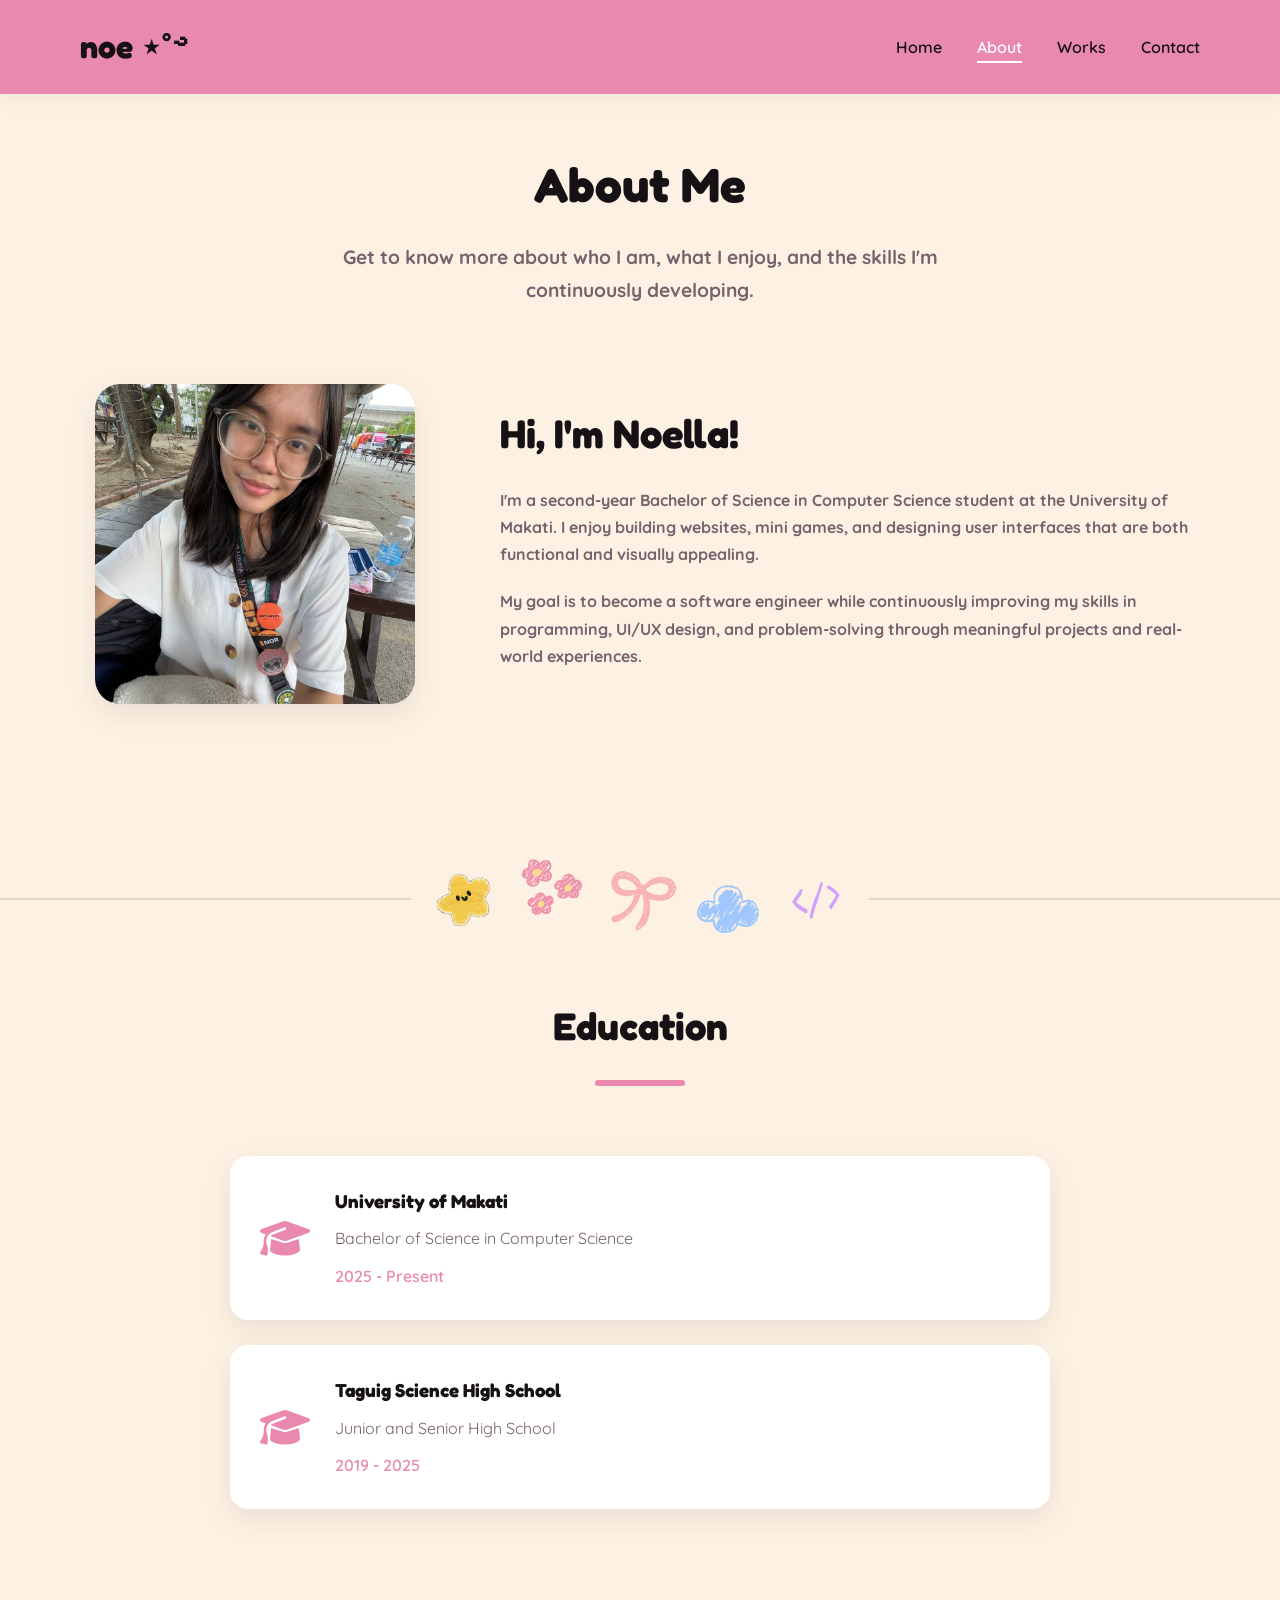
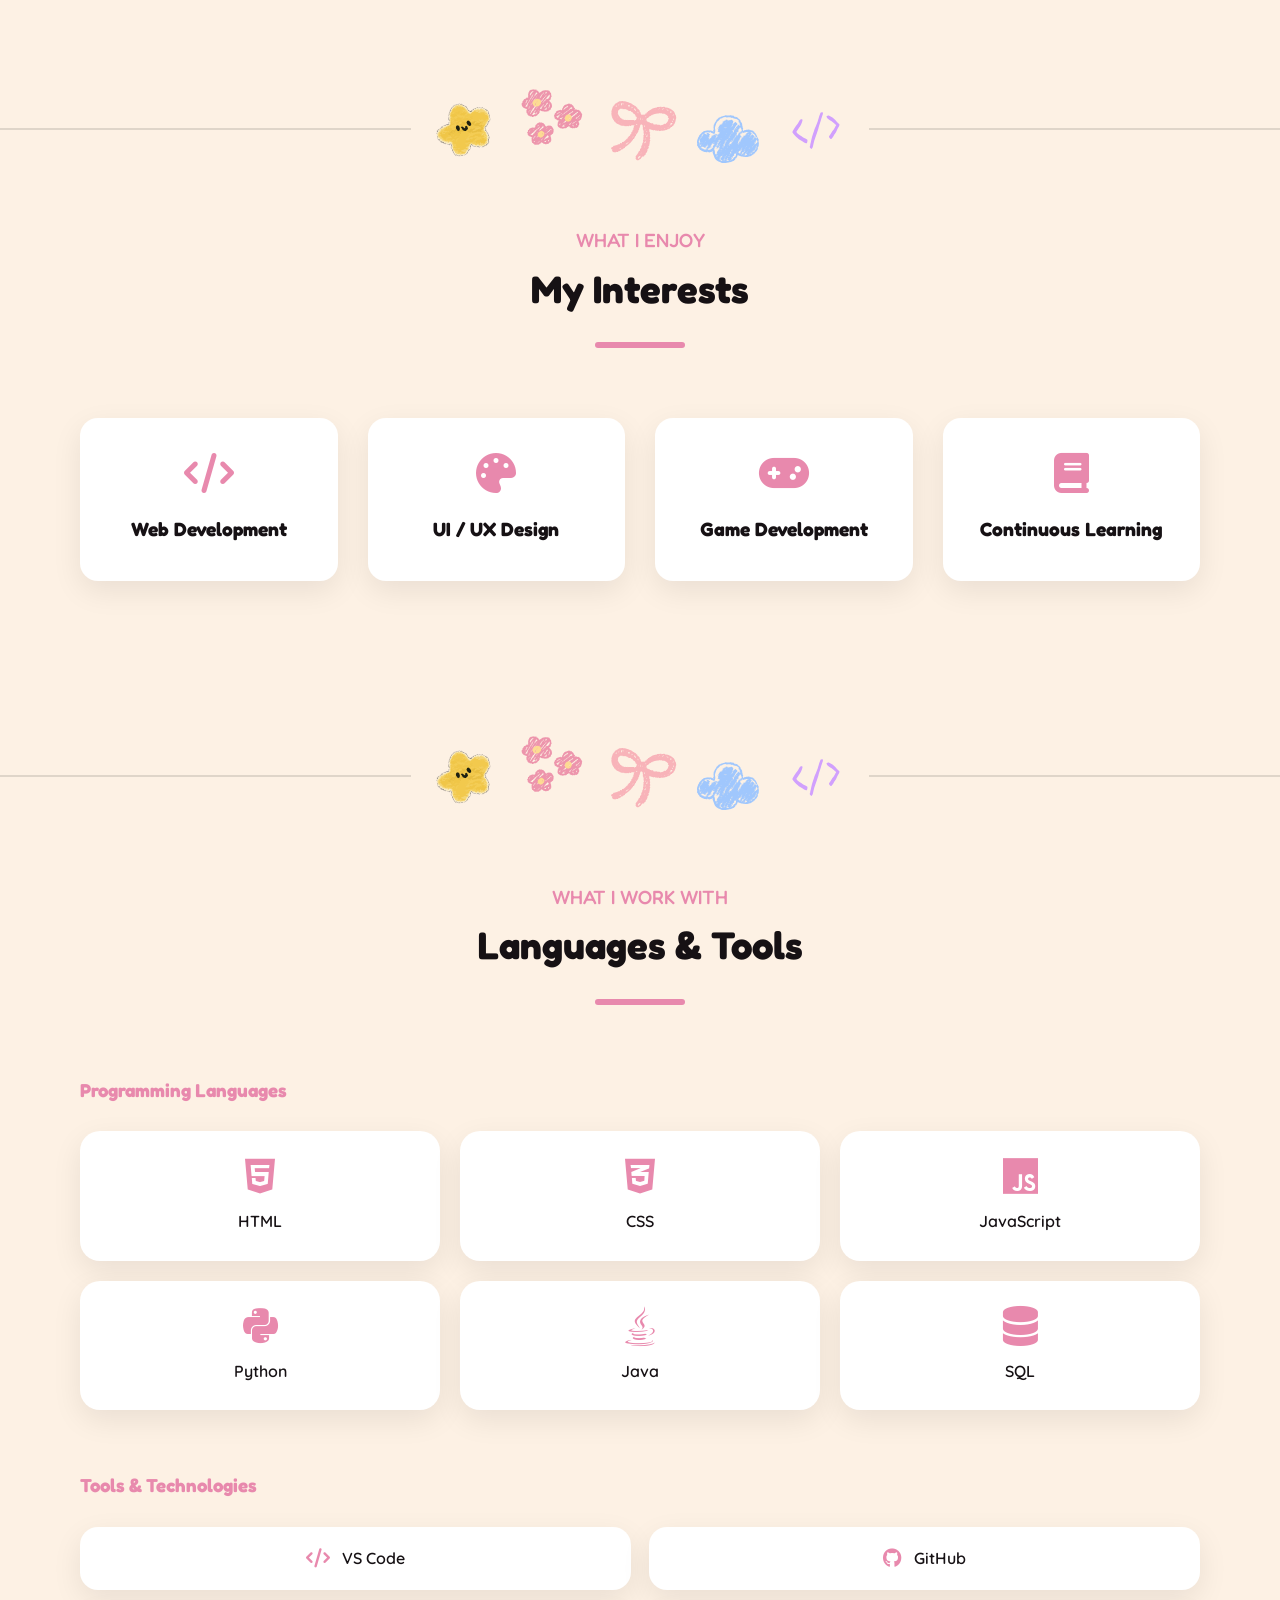
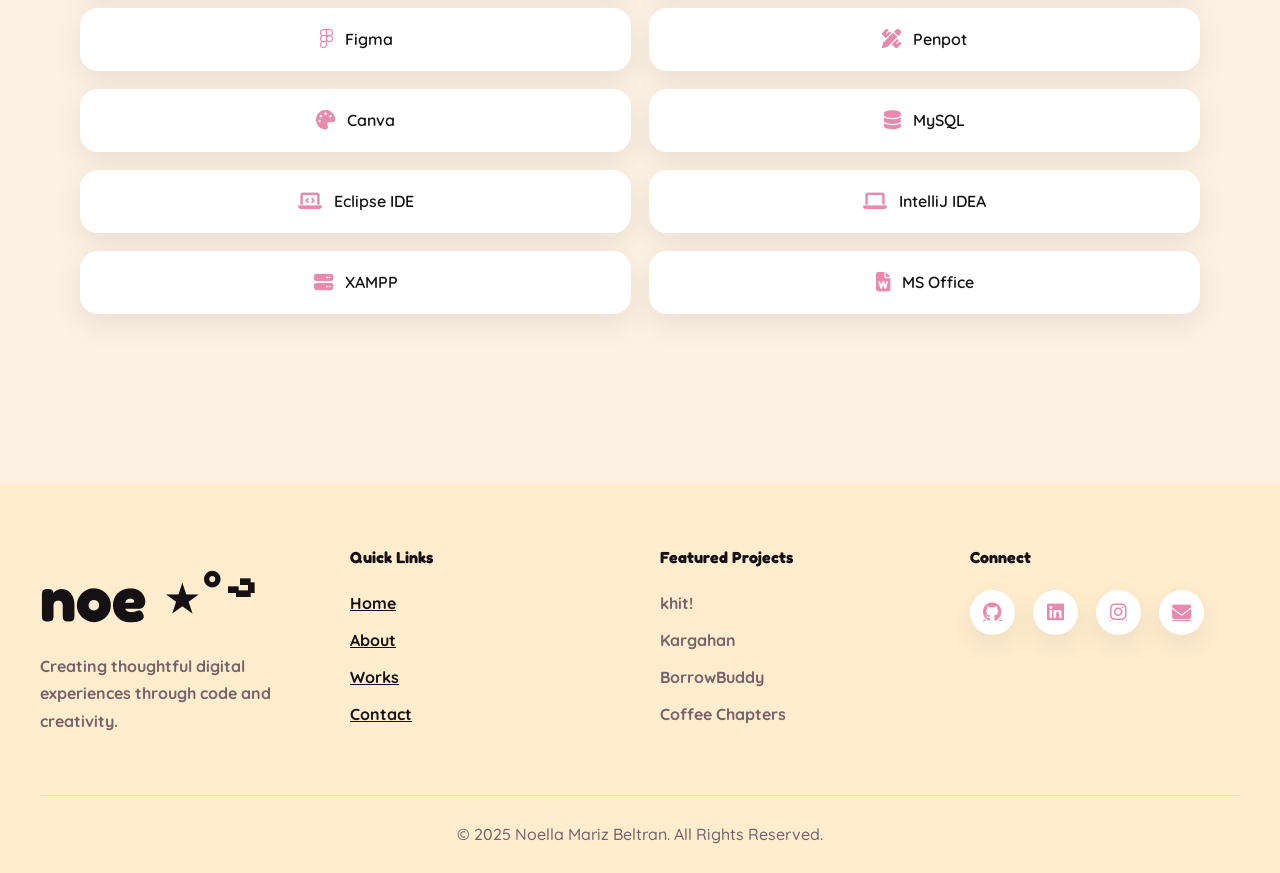
<file: about.html>
<!DOCTYPE html>
<html lang="en">

<head>
    <meta charset="UTF-8">
    <meta name="viewport" content="width=device-width, initial-scale=1.0">
    <title>noe's space ⋆˚࿔ | about </title>
    <link rel="preconnect" href="https://fonts.googleapis.com">
    <link rel="preconnect" href="https://fonts.gstatic.com" crossorigin>
    <link href="https://fonts.googleapis.com/css2?family=Fredoka:wght@400;500;600;700&family=Quicksand:wght@400;500;600;700&display=swap" rel="stylesheet">
    <link rel="stylesheet" href="https://cdnjs.cloudflare.com/ajax/libs/font-awesome/6.7.2/css/all.min.css">
    <link rel="stylesheet" href="css/main.css">
    <link rel="stylesheet" href="css/about.css">
</head>

<body>
    <header>
<nav class="navbar">

    <a href="index.html" class="logo">
        noe ⋆˚࿔
    </a>
    <ul class="nav-links">
        <li><a href="index.html">Home</a></li>
        <li><a href="about.html">About</a></li>
        <li><a href="work.html">Works</a></li>
        <li><a href="contact.html">Contact</a></li>
    </ul>

    <button class="hamburger" id="hamburger">
        <span></span>
        <span></span>
        <span></span>
    </button>

</nav>
    </header>


    <section class="page-banner">
        <h1>About Me</h1>
        <p>
            Get to know more about who I am,
            what I enjoy, and the skills I'm
            continuously developing.
        </p>
    </section>

    <section class="about-section">
        <div class="about-image">
            <img
                src="images/profile.jpg"
                alt="Profile Picture">
        </div>

        <div class="about-content">
            <h2>Hi, I'm Noella!</h2>
            <p>
                I'm a second-year Bachelor of Science in
                Computer Science student at the University
                of Makati. I enjoy building websites,
                mini games, and designing user
                interfaces that are both functional and
                visually appealing.
            </p>

            <p>
                My goal is to become a software engineer
                while continuously improving my skills
                in programming, UI/UX design, and
                problem-solving through meaningful
                projects and real-world experiences.
            </p>

        </div>

    </section>

    <div class="section-divider">
    <img src="images/1.svg">
    <img src="images/2.svg">
    <img src="images/3.svg">
    <img src="images/4.svg">
    <img src="images/5.svg">
    </div>

    <section class="education-section">
        <div class="section-title">
            <h2>Education</h2>
        </div>

        <div class="education-card">
            <i class="fa-solid fa-graduation-cap"></i>
            <div>
                <h3>University of Makati</h3>
                <p>Bachelor of Science in Computer Science</p>
                <span>2025 - Present</span>
            </div>
        </div>

        <div class="education-card">
            <i class="fa-solid fa-graduation-cap"></i>
            <div>
                <h3>Taguig Science High School</h3>
                <p>Junior and Senior High School</p>
                <span>2019 - 2025</span>
            </div>
        </div>
    </section>

    <div class="section-divider">
    <img src="images/1.svg">
    <img src="images/2.svg">
    <img src="images/3.svg">
    <img src="images/4.svg">
    <img src="images/5.svg">
    </div>


    <section class="interests-section">
        <div class="section-title">
            <h3>WHAT I ENJOY</h3>
            <h2>My Interests</h2>
            <div class="underline"></div>
        </div>
        <div class="interest-grid">
            <div class="interest-card">
                <i class="fa-solid fa-code"></i>
                <h3>Web Development</h3>
            </div>

            <div class="interest-card">
                <i class="fa-solid fa-palette"></i>
                <h3>UI / UX Design</h3>
            </div>

            <div class="interest-card">
                <i class="fa-solid fa-gamepad"></i>
                <h3>
                    Game Development
                </h3>
            </div>

            <div class="interest-card">
                <i class="fa-solid fa-book"></i>
                <h3>Continuous Learning</h3>
            </div>
        </div>
    </section>

    <div class="section-divider">
    <img src="images/1.svg">
    <img src="images/2.svg">
    <img src="images/3.svg">
    <img src="images/4.svg">
    <img src="images/5.svg">
    </div>


 <section class="skills-section">
    <div class="section-title">
        <h3>WHAT I WORK WITH</h3>
        <h2>Languages & Tools</h2>
    </div>

    <div class="skills-container">

        <!-- Programming Languages -->
        <div class="skills-column">
            <h3>Programming Languages</h3>

            <div class="language-grid">

                <div class="language-card">
                    <i class="fa-brands fa-html5"></i>
                    <span>HTML</span>
                </div>

                <div class="language-card">
                    <i class="fa-brands fa-css3-alt"></i>
                    <span>CSS</span>
                </div>

                <div class="language-card">
                    <i class="fa-brands fa-js"></i>
                    <span>JavaScript</span>
                </div>

                <div class="language-card">
                    <i class="fa-brands fa-python"></i>
                    <span>Python</span>
                </div>

                <div class="language-card">
                    <i class="fa-brands fa-java"></i>
                    <span>Java</span>
                </div>

                <div class="language-card">
                    <i class="fa-solid fa-database"></i>
                    <span>SQL</span>
                </div>

            </div>
        </div>

        <!-- Tools -->
        <div class="skills-column">
            <h3>Tools & Technologies</h3>

            <div class="tools-grid">

                <div class="tool-card">
                    <i class="fa-solid fa-code"></i>
                    <span>VS Code</span>
                </div>

                <div class="tool-card">
                    <i class="fa-brands fa-github"></i>
                    <span>GitHub</span>
                </div>

                <div class="tool-card">
                    <i class="fa-brands fa-figma"></i>
                    <span>Figma</span>
                </div>

                <div class="tool-card">
                    <i class="fa-solid fa-pen-ruler"></i>
                    <span>Penpot</span>
                </div>

                <div class="tool-card">
                    <i class="fa-solid fa-palette"></i>
                    <span>Canva</span>
                </div>

                <div class="tool-card">
                    <i class="fa-solid fa-database"></i>
                    <span>MySQL</span>
                </div>

                <div class="tool-card">
                    <i class="fa-solid fa-laptop-code"></i>
                    <span>Eclipse IDE</span>
                </div>

                <div class="tool-card">
                    <i class="fa-solid fa-laptop"></i>
                    <span>IntelliJ IDEA</span>
                </div>

                <div class="tool-card">
                    <i class="fa-solid fa-server"></i>
                    <span>XAMPP</span>
                </div>

                <div class="tool-card">
                    <i class="fa-solid fa-file-word"></i>
                    <span>MS Office</span>
                </div>

            </div>
        </div>

    </div>
</section>

    <footer>
        <div class="footer-container">
            <div class="footer-column">
                <h1>noe ⋆˚࿔</h1>
                <p>
                    Creating thoughtful digital
                    experiences through code
                    and creativity.
                </p>
            </div>

            <div class="footer-column">
                <h4>Quick Links</h4>
                <a href="index.html">Home</a>
                <a href="about.html">About</a>
                <a href="work.html">Works</a>
                <a href="contact.html">Contact</a>
            </div>

            <div class="footer-column">
                <h4>
                    Featured Projects
                </h4>
                <p>khit!</p>
                <p>Kargahan</p>
                <p>BorrowBuddy</p>
                <p>Coffee Chapters</p>
            </div>

            <div class="footer-column">
                <h4>
                    Connect
                </h4>
                <div class="social-icons">
                    <a href="https://github.com/strawbwiees">
                        <i class="fa-brands fa-github"></i>
                    </a>
                    <a href="https://www.linkedin.com/in/noella-mariz-beltran-884472406?utm_source=share_via&utm_content=profile&utm_medium=member_android">
                        <i class="fa-brands fa-linkedin"></i>
                    </a>
                    <a href="https://www.instagram.com/outofnoer">
                        <i class="fa-brands fa-instagram"></i>
                    </a>
                    <a href="mailto:your@email.com">
                        <i class="fa-solid fa-envelope"></i>
                    </a>
                </div>
            </div>
        </div>
        <div class="footer-bottom">
            © 2025 Noella Mariz Beltran.
            All Rights Reserved.
        </div>
    </footer>

    <script src="js/script.js"></script>

</body>

</html>
</file>
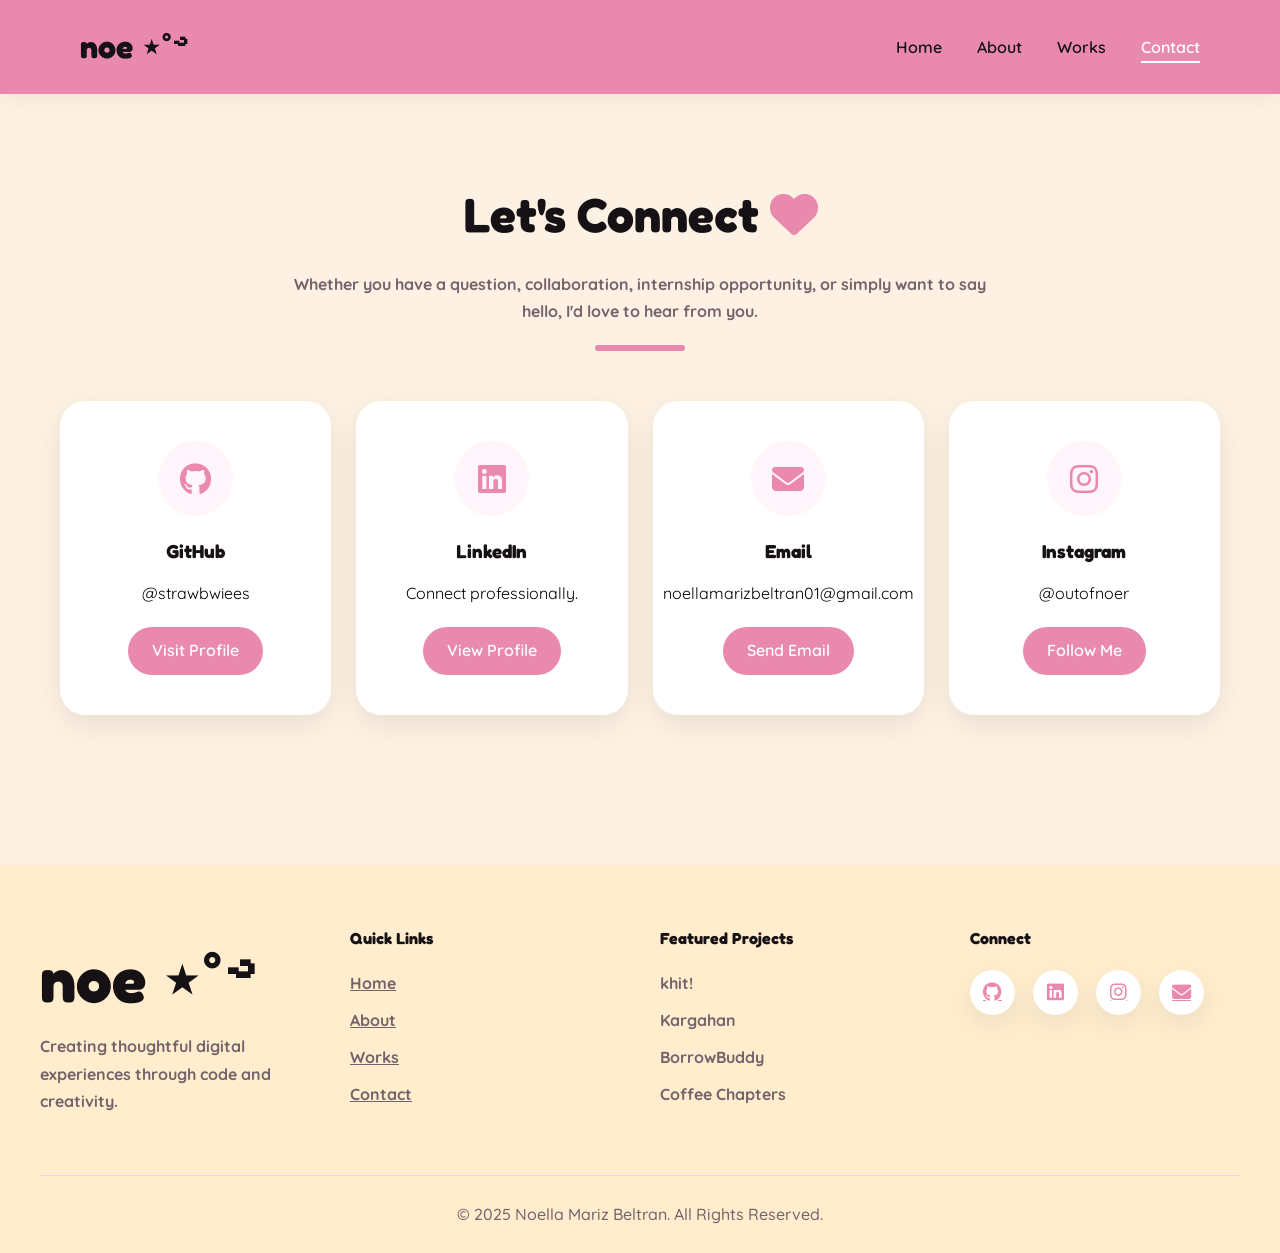
<file: contact.html>
<!DOCTYPE html>
<html lang="en">

<head>
    <meta charset="UTF-8">
    <meta name="viewport" content="width=device-width, initial-scale=1.0">
    <title>noe's space ⋆˚࿔ | contacts </title>
    <link rel="preconnect" href="https://fonts.googleapis.com">
    <link rel="preconnect" href="https://fonts.gstatic.com" crossorigin>
    <link href="https://fonts.googleapis.com/css2?family=Fredoka:wght@400;500;600;700&family=Quicksand:wght@400;500;600;700&display=swap" rel="stylesheet">
    <link rel="stylesheet"
        href="https://cdnjs.cloudflare.com/ajax/libs/font-awesome/6.7.2/css/all.min.css">

    <link rel="stylesheet" href="css/main.css">
    <link rel="stylesheet" href="css/contacts.css"
</head>

<body>
    <header>
<nav class="navbar">

    <a href="index.html" class="logo">
        noe ⋆˚࿔
    </a>
    <ul class="nav-links">
        <li><a href="index.html">Home</a></li>
        <li><a href="about.html">About</a></li>
        <li><a href="work.html">Works</a></li>
        <li><a href="contact.html">Contact</a></li>
    </ul>

    <button class="hamburger" id="hamburger">
        <span></span>
        <span></span>
        <span></span>
    </button>

</nav>
    </header>

    <section class="page-banner">
        <h1>Let's Connect <i class="fa-solid fa-heart" style="color: var(--primary-dark);"></i></h1>
        <p>
            Whether you have a question,
            collaboration, internship opportunity,
            or simply want to say hello,
            I'd love to hear from you.
        </p>
    </section>

    <section class="contact-section">
        <div class="contact-grid">
            <div class="contact-card">
                <i class="fa-brands fa-github"></i>
                <h3>GitHub</h3>
                <p> @strawbwiees</p>
                <a href="https://github.com/strawbwiees"
                   target="_blank">
                    Visit Profile
                </a>
            </div>


            <div class="contact-card">
                <i class="fa-brands fa-linkedin"></i>
                <h3>LinkedIn
                </h3>
                <p>Connect professionally.</p>
                <a href="https://www.linkedin.com/in/noella-mariz-beltran-884472406?utm_source=share_via&utm_content=profile&utm_medium=member_android"
                   target="_blank">
                    View Profile
                </a>
            </div>


            <div class="contact-card">
                <i class="fa-solid fa-envelope"></i>
                <h3>Email</h3>
                <p>noellamarizbeltran01@gmail.com</p>
                <a href="mailto:noellamarizbeltran01@gmail.com">
                    Send Email
                </a>
            </div>

            <div class="contact-card">
                <i class="fa-brands fa-instagram"></i>
                <h3>Instagram</h3>
                <p>@outofnoer</p>
                <a href="https://www.instagram.com/outofnoer"
                   target="_blank">
                    Follow Me
                </a>
            </div>
        </div>
    </section>

    <footer>
        <div class="footer-container">
            <div class="footer-column">
                <h1>noe ⋆˚࿔</h1>
                <p>
                    Creating thoughtful digital
                    experiences through code
                    and creativity.
                </p>
            </div>

            <div class="footer-column">
                <h4>Quick Links</h4>
                <a href="index.html">Home</a>
                <a href="about.html">About</a>
                <a href="work.html">Works</a>
                <a href="contact.html">Contact</a>
            </div>

            <div class="footer-column">
                <h4>
                    Featured Projects
                </h4>
                <p>khit!</p>
                <p>Kargahan</p>
                <p>BorrowBuddy</p>
                <p>Coffee Chapters</p>
            </div>

            <div class="footer-column">
                <h4>
                    Connect
                </h4>
                <div class="social-icons">
                    <a href="https://github.com/strawbwiees">
                        <i class="fa-brands fa-github"></i>
                    </a>
                    <a href="https://www.linkedin.com/in/noella-mariz-beltran-884472406?utm_source=share_via&utm_content=profile&utm_medium=member_android">
                        <i class="fa-brands fa-linkedin"></i>
                    </a>
                    <a href="https://www.instagram.com/outofnoer">
                        <i class="fa-brands fa-instagram"></i>
                    </a>
                    <a href="mailto:your@email.com">
                        <i class="fa-solid fa-envelope"></i>
                    </a>
                </div>
            </div>
        </div>
        <div class="footer-bottom">
            © 2025 Noella Mariz Beltran.
            All Rights Reserved.
        </div>
    </footer>

    <script src="js/script.js"></script>

</body>

</html>
</file>
<file: css/main.css>
:root {
  --primary: #f2a8c2;
  --primary-dark: #e889ad;
  --secondary: #ffedce;
  --background: #fdf1e4;
  --white: #ffffff;
  --text-dark: #161114;
  --text-light: #75636b;
  --border: #f4d6e2;
  --shadow: 0px 10px 30px rgba(0, 0, 0, 0.08);
  --transition: 0.3s ease;
  --radius: 18px;
}

/* ==========================================================
   RESET
========================================================== */

* {
  margin: 0;
  padding: 0;
  box-sizing: border-box;
}

html {
  scroll-behavior: smooth;
}

body {
  font-family: "Quicksand", sans-serif;
  background: var(--background);
  color: var(--text-dark);
  line-height: 1.7;
}

img {
  display: block;
  width: 100%;
}

a {
  text-decoration: none;
  color: inherit;
}

button {
  font-family: inherit;
  cursor: pointer;
}

ul {
  list-style: none;
}

/* ==========================================================
   TYPOGRAPHY
========================================================== */

h1,
h2,
h3,
h4 {
  font-family: "Fredoka", sans-serif;
  color: var(--text-dark);
}

.section-title {
  text-align: center;
  margin-bottom: 60px;
  margin-top: -100px;
}

.section-title h3 {
  font-size: 1.2rem;
  font-weight: 500;
  color: var(--primary-dark);
}

.section-title h2 {
  font-size: 2.4rem;
  margin-bottom: 10px;
}

.section-title p {
  color: var(--text-light);
  max-width: 650px;
  margin: auto;
}

/* ==========================================================
   NAVBAR
========================================================== */

header {
  background: var(--primary-dark);
  position: sticky;
  top: 0;
  z-index: 1000;
  box-shadow: 0 5px 20px rgba(0, 0, 0, 0.05);
}

.navbar {
  max-width: 1200px;
  margin: auto;
  padding: 20px 40px;
  display: flex;
  justify-content: space-between;
  align-items: center;
}

.logo {
  font-size: 2rem;
  font-weight: 700;
  font-family: "Fredoka", sans-serif;
}

.logo span {
  color: var(--primary-dark);
}

.nav-links {
  display: flex;
  gap: 35px;
}

.nav-links a {
  font-weight: 600;
  transition: var(--transition);
  position: relative;
}

.nav-links a:hover,
.nav-links .active {
  color: var(--white);
}

.nav-links a::after {
  content: "";
  position: absolute;
  left: 0;
  bottom: -6px;
  width: 0;
  height: 2px;
  background: var(--white);
  transition: var(--transition);
}

.nav-links a:hover::after,
.nav-links .active::after {
  width: 100%;
}

.contact-nav {
  display: inline-block;
  padding: 12px 28px;
  background: #fffdfb;
  color: #ec6fa3;
  font-weight: 700;
  border: 2px solid #ec6fa3;
  border-radius: 999px;
  box-shadow: 6px 6px 0 #4a3041;
  transition: 0.3s ease;
  text-decoration: none;
}

.contact-nav:hover {
  transform: translateY(-3px);
  box-shadow: 8px 8px 0 #000000;
  background: #ffe8f2;
}

.contact-nav.active {
  background: #ec6fa3;
  color: white;
}

/* ==========================================================
   SHARED BUTTONS
========================================================== */

.primary-button {
  display: inline-flex;
  align-items: center;
  gap: 10px;
  background: var(--primary-dark);
  color: white;
  padding: 14px 28px;
  border-radius: 50px;
  font-weight: 600;
  transition: var(--transition);
}

.primary-button:hover {
  background: var(--primary);
  transform: translateY(-3px);
  box-shadow: var(--shadow);
}

.secondary-button {
  display: inline-flex;
  align-items: center;
  gap: 10px;
  padding: 14px 28px;
  border: 3px solid var(--primary-dark);
  color: var(--primary-dark);
  border-radius: 50px;
  font-weight: 600;
  transition: var(--transition);
}

.secondary-button:hover {
  background: var(--primary-dark);
  color: white;
}

/* ==========================================================
   PAGE HEADER
========================================================== */

.page-banner {
  padding: 100px 20px;
  text-align: center;
}

.page-banner h1 {
  font-size: 3rem;
  margin-bottom: 15px;
}

.page-banner p {
  color: var(--text-light);
  max-width: 700px;
  margin: auto;
}

/* ==========================================================
   HERO SECTION
========================================================== */

.hero {
  max-width: 1200px;
  margin: auto;
  padding: 90px 40px;
  display: grid;
  grid-template-columns: 1fr 450px;
  gap: 60px;
  align-items: center;
}

.hero-greeting {
  color: var(--primary-dark);
  font-weight: 1000;
  margin-bottom: 15px;
  font-size: 1.5rem;
}

.hero-title {
  font-size: 4rem;
  line-height: 1.1;
}

.hero-typewriter {
  color: var(--primary-dark);
  margin-top: 15px;
  font-size: 2rem;
  font-weight: 500;
  margin-top: 100px;
}

.hero-bounce {
  font-size: 2rem;
  font-weight: 900;
  color: var(--primary-dark);
  min-height: 35px;
  margin: 10px;
  animation: bounceText 0.5s ease;
}

.hero-description {
  margin-top: 25px;
  font-weight: 700;
  color: var(--text);
  max-width: 600px;
}

.hero-buttons {
  margin-top: 40px;
  display: flex;
  gap: 18px;
  flex-wrap: wrap;
}

.hero-image img {
  width: 380px;
  aspect-ratio: 1;
  object-fit: cover;
  border-radius: 30px;
  border: 8px solid white;
  box-shadow: var(--shadow);
}

/* ==========================================================
   SHARED SECTION SPACING
========================================================== */

section {
  padding: 90px 40px;
}

.section-title {
  text-align: center;
}

.section-title h2 {
  display: inline-block;
  position: relative;
}

.section-title h2::after {
  content: "";
  display: block;
  width: 90px;
  height: 6px;
  background: var(--primary-dark);
  border-radius: 999px;
  margin: 20px auto 0;
}

.container {
  max-width: 1200px;
  margin: auto;
}

/* ==========================================================
   CARD DEFAULT
========================================================== */

.recent-project-card,
.contact-card,
.language-card,
.tool-card,
.interest-card {
  background: white;
  border-radius: var(--radius);
  box-shadow: var(--shadow);
  transition: var(--transition);
}

.recent-project-card:hover {
  transform: translateY(-8px);
}

.contact-card:hover {
  transform: translateY(-8px) scale(1.05);
}

/* ==========================================================
   FEATURED PROJECTS
========================================================== */

.featured-projects {
  max-width: 1200px;
  margin: auto;
}

.project-grid {
  display: grid;
  grid-template-columns: repeat(auto-fit, minmax(320px, 1fr));
  gap: 30px;
  margin-top: -40px;
}

.recent-project-card {
  overflow: hidden;
  display: flex;
  flex-direction: column;
  cursor: pointer;
  transition: 0.35s ease;
}

.recent-project-card img {
  width: 100%;
  height: 220px;
  object-fit: cover;
  display: block;
}

.proj-placeholder {
  width: 100%;
  height: 250px;
  background: #ec8fb5;
  display: flex;
  justify-content: center;
  align-items: center;
}

.proj-placeholder i {
  font-size: 5rem;
  color: #ffff;
}

.project-content {
  padding: 25px;
  display: flex;
  flex-direction: column;
  flex: 1;
}

.project-content span {
  display: inline-block;
  color: var(--primary-dark);
  font-size: 0.9rem;
  font-weight: 700;
  margin-bottom: 10px;
}

.project-content h3 {
  font-size: 1.5rem;
  margin-bottom: 15px;
}

.project-content p {
  color: var(--text-light);
  line-height: 1.7;
  flex: 1;
  font-weight: 500;
}

.project-content button,
.project-content a {
  display: inline-flex;
  align-items: center;
  gap: 10px;
  font-weight: 600;
  color: var(--primary-dark);
  transition: var(--transition);
  margin-top: auto;
}

.project-content button {
  background: none;
  border: none;
  font-size: 1rem;
}

.project-content button:hover,
.project-content a:hover {
  gap: 16px;
}

/* ==========================================================
   CALL TO ACTION
========================================================== */

.call-to-action {
  display: flex;
  justify-content: center;
  align-items: center;
  padding: 100px 40px;
}

.cta-content {
  width: 100%;
  max-width: 1000px;
  background: #ffffff;
  border-radius: 25px;
  border-color: #e889ad;
  padding: 70px 60px;
  text-align: center;
  box-shadow: 0 15px 40px rgba(0, 0, 0, 0.08);
  border: 4px solid var(--border);
  margin-top: -80px;
}

.cta-content h2 {
  font-size: 2.5rem;
  margin-bottom: 20px;
}

.cta-content p {
  max-width: 650px;
  margin: 0 auto 35px;
  color: var(--text-light);
  line-height: 1.8;
}

.cta-content p {
  color: var(--text-light);
  margin-bottom: 35px;
}

/* ==========================================================
   FOOTER
========================================================== */

footer {
  margin-top: 80px;
  background: var(--secondary);
  padding: 60px 40px 25px;
}

.footer-container {
  max-width: 1200px;
  margin: auto;
  display: grid;
  grid-template-columns: repeat(auto-fit, minmax(220px, 1fr));
  gap: 40px;
}

.footer-column h1 {
  font-size: 4rem;
  font-weight: 700;
  font-family: "Fredoka", sans-serif;
}

.footer-column h3,
.footer-column h4 {
  margin-bottom: 18px;
}

.footer-column p {
  color: var(--text-light);
  margin-bottom: 10px;
  font-weight: 700;
}

.footer-column a {
  display: block;
  margin-bottom: 10px;
  color: var(--text);
  transition: var(--transition);
  font-weight: 700;
  text-decoration: underline;
}

.footer-column a:hover {
  color: var(--primary-dark);
  padding-left: 6px;
  text-decoration: underline;
}

.social-icons {
  display: flex;
  gap: 18px;
  margin-top: 15px;
}

.social-icons a {
  width: 45px;
  height: 45px;
  border-radius: 50%;
  display: flex;
  justify-content: center;
  align-items: center;
  background: white;
  color: var(--primary-dark);
  font-size: 1.2rem;
  box-shadow: var(--shadow);
  transition: var(--transition);
}

.social-icons a:hover {
  background: var(--primary);
  color: white;
  transform: translateY(-5px);
}

.footer-bottom {
  margin-top: 50px;
  padding-top: 25px;
  border-top: 1px solid var(--border);
  text-align: center;
  color: var(--text-light);
  font-weight: 500;
}

/* ==========================================================
   FADE ANIMATION
========================================================== */

.fade {
  opacity: 0;
  transform: translateY(40px);
  transition:
    opacity 0.8s ease,
    transform 0.8s ease;
}

.fade.show {
  opacity: 1;
  transform: translateY(0);
}

/* ==========================================================
   KEYFRAMES
========================================================== */

@keyframes fadeIn {
  from {
    opacity: 0;
  }
  to {
    opacity: 1;
  }
}

@keyframes slideUp {
  from {
    opacity: 0;
    transform: translateY(40px);
  }
  to {
    opacity: 1;
    transform: translateY(0);
  }
}

@keyframes float {
  0% {
    transform: translateY(0px);
  }
  50% {
    transform: translateY(-10px);
  }
  100% {
    transform: translateY(0px);
  }
}

@keyframes bounceText {
  0% {
    opacity: 0;
    transform: translateY(20px) scale(0.8);
  }

  50% {
    opacity: 1;
    transform: translateY(-8px) scale(1.08);
  }

  100% {
    opacity: 1;
    transform: translateY(0) scale(1);
  }
}

/* ==========================
   BACK TO TOP
========================== */

.back-to-top {
  position: fixed;
  bottom: 30px;
  right: 30px;
  width: 55px;
  height: 55px;
  border: none;
  border-radius: 50%;
  background: var(--primary);
  color: white;
  font-size: 1.2rem;
  cursor: pointer;
  box-shadow: var(--shadow);
  opacity: 0;
  pointer-events: none;
  transition: 0.3s;
}

.back-to-top.show {
  opacity: 1;
  pointer-events: auto;
}

.back-to-top:hover {
  background: var(--primary-dark);
  transform: translateY(-5px);
}

/* ==========================
   LIGHTBOX
========================== */

.lightbox {
  position: fixed;
  inset: 0;
  background: rgba(0, 0, 0, 0.9);
  display: flex;
  justify-content: center;
  align-items: center;
  z-index: 9999;
}

.lightbox img {
  max-width: 90%;
  max-height: 90%;
  border-radius: 15px;
}

.close-lightbox {
  position: absolute;
  top: 30px;
  right: 40px;
  color: white;
  font-size: 3rem;
  cursor: pointer;
}

/* ==========================
   RIPPLE EFFECT
========================== */

.primary-button,
.secondary-button {
  position: relative;
  overflow: hidden;
}

.ripple {
  position: absolute;
  width: 12px;
  height: 12px;
  background: rgba(255, 255, 255, 0.5);
  border-radius: 50%;
  transform: scale(0);
  animation: ripple 0.6s linear;
}

@keyframes ripple {
  to {
    transform: scale(25);
    opacity: 0;
  }
}

/* ==========================================================
   SECTION DIVIDER
========================================================== */

.section-divider {
  display: flex;
  align-items: center;
  justify-content: center;
  gap: 18px;
  margin: 70px auto;
  width: 100%;
}

.section-divider::before,
.section-divider::after {
  content: "";
  flex: 1;
  height: 2px;
  background: rgba(9, 8, 8, 0.12);
}

.section-divider img {
  width: 70px;
  height: 70px;
  object-fit: contain;
  transition: 0.4s ease;
  box-shadow: #161114;
}

.section-divider img:hover {
  transform: rotate(10deg) scale(1.15);
}

.section-divider img:nth-child(1) {
  transform: rotate(-12deg);
}

.section-divider img:nth-child(2) {
  transform: translateY(-12px);
}

.section-divider img:nth-child(3) {
  transform: rotate(15deg);
}

.section-divider img:nth-child(4) {
  transform: translateY(10px);
}

.section-divider img:nth-child(5) {
  transform: rotate(-8deg);
}

/* sa react */

.typewriter {
  color: var(--primary-dark);
  font-size: 1.3rem;
  font-weight: 600;
  margin-top: 15px;
  min-height: 35px;
  transition: 0.3s;
}

.filter-buttons {
  display: flex;
  justify-content: center;
  gap: 15px;
  flex-wrap: wrap;
  margin: 40px 0;
}

.filter-btn {
  padding: 12px 28px;
  border-radius: 50px;
  border: 2px solid var(--primary-dark);
  background: white;
  color: var(--primary-dark);
  cursor: pointer;
  font-size: 1rem;
  font-weight: 600;
  transition: 0.3s;
}

.filter-btn:hover {
  transform: translateY(-3px);
}

.filter-btn.active {
  background: var(--primary-dark);
  color: white;
}

/* ==========================================
   HAMBURGER
========================================== */

.hamburger {
  display: none;

  background: none;

  border: none;

  cursor: pointer;

  flex-direction: column;

  gap: 6px;
}

.hamburger span {
  width: 28px;

  height: 3px;

  background: white;

  border-radius: 20px;

  transition: 0.3s;
}

/* ==========================================================
   RESPONSIVE DESIGN
========================================================== */

/* ---------- Laptop ---------- */

@media (max-width: 1200px) {
  section {
    padding: 80px 40px;
  }

  .hero,
  .about-container {
    gap: 50px;
  }

  .projects-grid {
    grid-template-columns: repeat(2, 1fr);
  }
}

/* ---------- Tablet ---------- */

@media (max-width: 900px) {
  section {
    padding: 70px 30px;
  }

  /* Hero */

  .hero {
    display: flex;
    flex-direction: column-reverse;
    text-align: center;
    gap: 40px;
  }

  .hero-content {
    width: 100%;
  }

  .hero-buttons {
    justify-content: center;
    flex-wrap: wrap;
  }

  .hero-image {
    margin: auto;
  }

  .hero-image img,
  .profile-picture {
    width: 320px;
    max-width: 100%;
  }

  /* About */

  .about-container {
    display: flex;
    flex-direction: column;
    text-align: center;
    gap: 40px;
  }

  /* Cards */

  .projects-grid,
  .project-grid {
    grid-template-columns: repeat(2, 1fr);
    gap: 25px;
  }

  /* Footer */

  .footer-container {
    grid-template-columns: 1fr 1fr;
  }
}

/* ---------- Mobile ---------- */

@media (max-width: 768px) {
  .navbar {
    position: relative;
    padding: 20px 25px;
    display: flex;
    justify-content: space-between;
    align-items: center;
  }

  .hamburger {
    display: flex;
    z-index: 1001;
  }

  .nav-links {
    position: absolute;
    top: 100%;
    left: 0;
    width: 100%;
    background: #ec6fa3;
    display: flex;
    flex-direction: column;
    align-items: center;
    gap: 25px;
    padding: 30px 0;
    border-radius: 0 0 25px 25px;
    box-shadow: 0 15px 35px rgba(0, 0, 0, 0.15);

    /* Hidden by default */
    opacity: 0;
    visibility: hidden;
    transform: translateY(-20px);
    transition: 0.35s ease;
  }

  .nav-links.active {
    opacity: 1;
    visibility: visible;
    transform: translateY(0);
  }

  .nav-links a {
    color: white;
    font-size: 1.1rem;
  }

  /* ==========================================================
     PROJECT CARDS
  ========================================================== */

  .projects-grid,
  .project-grid {
    grid-template-columns: 1fr;
    gap: 25px;
    justify-items: center;
  }

  .project-card,
  .recent-project-card {
    width: 100%;
    max-width: 420px;
    margin: 0 auto;
  }

  .project-card img,
  .recent-project-card img {
    height: 220px;
    object-fit: cover;
  }

  .project-content {
    padding: 22px;
  }

  .project-content h3 {
    font-size: 1.6rem;
  }

.footer-container{
        display: flex;
        flex-direction: column;
        align-items: center;
        justify-content: center;
        text-align: center;
        gap: 35px;
    }

    .footer-column{
        width: 100%;
    }

    .footer-column h1{
        margin-bottom: 15px;
    }

    .footer-column h4{
        margin-bottom: 15px;
    }

    .footer-column a,
    .footer-column p{
        display: block;
        margin: 10px 0;
    }

    .social-icons{
        display: flex;
        justify-content: center;
        align-items: center;
        gap: 15px;
    }

    .footer-bottom{
        text-align: center;
        padding: 20px;
    }
}

/* ---------- Small Phones ---------- */

@media (max-width: 480px) {
  .hero-image img,
  .profile-picture {
    width: 220px;
  }

  .hero-title {
    font-size: 2rem;
  }

  .section-title h2 {
    font-size: 1.8rem;
  }

  .hero-description,
  .page-banner p {
    font-size: 0.95rem;
  }

  .hero-image .doodle {
    width: 36px;
  }

  .project-content {
    padding: 18px;
  }

  .project-content h3 {
    font-size: 1.5rem;
  }

  .projects-grid,
  .project-grid {
    grid-template-columns: 1fr;
  }

  .project-card,
  .recent-project-card {
    max-width: 100%;
  }

  .project-card img,
  .recent-project-card img {
    height: 200px;
  }

  /* Footer */

  .footer-container {
    text-align: center;
  }

  .social-icons {
    justify-content: center;
  }
}

.hamburger.active span:nth-child(1) {
  transform: rotate(45deg) translate(7px, 6px);
}

.hamburger.active span:nth-child(2) {
  opacity: 0;
}

.hamburger.active span:nth-child(3) {
  transform: rotate(-45deg) translate(7px, -6px);
}
</file>
<file: css/about.css>
/* ==========================================================
   ABOUT SECTION
========================================================== */

.about-section {
    max-width: 1200px;
    margin: auto;
    display: grid;
    grid-template-columns: 350px 1fr;
    gap: 70px;
    align-items: center;
}

.page-banner h1{
    margin-top: -50px;
}

.page-banner p {
    margin-bottom: -200px;
    font-weight: 700;
    font-size: 1.2rem;
}

.about-image {
    display: flex;
    justify-content: center;
}

.about-image img {
    width: 320px;
    aspect-ratio: 1;
    object-fit: cover;
    border-radius: 25px;
    box-shadow: var(--shadow);
}

.about-content h2 {
    font-size: 2.5rem;
    margin-bottom: 20px;
}

.about-content p {
    color: var(--text-light);
    margin-bottom: 20px;
    font-weight: 700;
}

/* ==========================================================
   EDUCATION
========================================================== */

.education-section {
    max-width: 900px;
    margin: auto;
}

.education-card {
    display: flex;
    align-items: center;
    gap: 25px;
    background: white;
    padding: 30px;
    border-radius: var(--radius);
    box-shadow: var(--shadow);
    margin-bottom: 25px;
}

.education-card:hover {
    transform: translateY(-8px);
    box-shadow: 0 18px 35px rgba(230, 140, 180, 0.25);
    border: 2px solid var(--primary-dark);
}

.education-card:hover i {
    transform: scale(1.15) rotate(-8deg);
    color: var(--primary);
}

.education-card i {
    font-size: 2.5rem;
    color: var(--primary-dark);
}

.education-card h3 {
    margin-bottom: 8px;
}

.education-card p {
    color: var(--text-light);
}

.education-card span {
    display: inline-block;
    margin-top: 10px;
    color: var(--primary-dark);
    font-weight: 600;
}

/* ==========================================================
   INTERESTS
========================================================== */

.interests-section {
    max-width: 1200px;
    margin: auto;
}

.interest-grid {
    display: grid;
    grid-template-columns: repeat(auto-fit, minmax(220px, 1fr));
    gap: 30px;
}

.interest-card {
    padding: 35px 25px;
    text-align: center;
}

.interest-card:hover{
    transform: translateY(-8px);
    box-shadow: 0 18px 35px rgba(230, 140, 180, 0.25);
    border: 2px solid var(--primary-dark);
}

.interest-card i {
    font-size: 2.5rem;
    color: var(--primary-dark);
    margin-bottom: 20px;
}

.interest-card h3 {
    font-size: 1.2rem;
}

/* ==========================================================
   LANGUAGES & TOOLS
========================================================== */

.skills-section {
    max-width: 1200px;
    margin: 80px auto;
}

.skills-container {
    display: grid;
    grid-template-columns: auto;
    gap: 60px;
}

.skills-column h3 {
    margin-bottom: 25px;
    color: var(--primary-dark);
}

/* Languages */

.language-grid {
    display: grid;
    grid-template-columns: repeat(3, 1fr);
    gap: 20px;
}

.language-card {
    background: #fff;
    border-radius: 20px;
    box-shadow: var(--shadow);
    padding: 25px 15px;
    display: flex;
    flex-direction: column;
    align-items: center;
    gap: 12px;
    transition: 0.3s ease;
}

.language-card i {
    font-size: 2.5rem;
    color: var(--primary-dark);
}

.language-card span {
    font-weight: 600;
}

.language-card:hover {
    transform: translateY(-8px);
    box-shadow: 0 15px 30px rgba(0,0,0,.12);
}

/* Tools */

.tools-grid {
    display: grid;
    grid-template-columns: repeat(2, 1fr);
    gap: 18px;
}

.tool-card {
    background: #fff;
    border-radius: 18px;
    box-shadow: var(--shadow);

    display: flex;
    align-items: center;
    justify-content: center;
    gap: 12px;

    padding: 18px;

    transition: 0.3s ease;
}

.tool-card i {
    color: var(--primary-dark);
    font-size: 1.2rem;
}

.tool-card span {
    font-weight: 600;
}

.tool-card:hover {
    transform: translateY(-8px);
    box-shadow: 0 15px 30px rgba(0,0,0,.12);
}

@media (max-width: 900px) {

    .skills-container {
        grid-template-columns: 1fr;
    }

    .language-grid {
        grid-template-columns: repeat(2, 1fr);
    }

    .tools-grid {
        grid-template-columns: 1fr;
    }

}

/* ==========================================================
   ABOUT PAGE RESPONSIVE
========================================================== */

/* ---------- Tablets ---------- */

@media (max-width: 992px) {

    .page-banner h1{
        margin-top: 0;
        font-size: 2.8rem;
        text-align: center;
    }

    .page-banner p{
        margin-bottom: 0;
        text-align: center;
        font-size: 1.1rem;
    }

    .about-section{
        grid-template-columns: 1fr;
        gap: 40px;
        text-align: center;
    }

    .about-image img{
        width: 280px;
    }

    .about-content h2{
        font-size: 2.2rem;
    }

    .education-card{
        flex-direction: column;
        text-align: center;
        gap: 20px;
    }

    .language-grid{
        grid-template-columns: repeat(2, 1fr);
    }

    .tools-grid{
        grid-template-columns: repeat(2, 1fr);
    }

}

/* ---------- Mobile ---------- */

@media (max-width: 768px){

    .page-banner{
        padding: 40px 20px;
        text-align: center;
    }

    .page-banner h1{
        font-size: 2.2rem;
        margin-top: 0;
    }

    .page-banner p{
        margin: 15px 0 0;
        font-size: 1rem;
    }

    .about-section{
        grid-template-columns: 1fr;
        gap: 35px;
        text-align: center;
    }

    .about-image img{
        width: 240px;
    }

    .about-content h2{
        font-size: 2rem;
    }

    .about-content p{
        font-size: .95rem;
    }

    .education-card{
        flex-direction: column;
        text-align: center;
        padding: 25px 20px;
    }

    .education-card i{
        font-size: 2rem;
    }

    .education-card h3{
        font-size: 1.2rem;
    }

    .interest-grid{
        grid-template-columns: 1fr;
        gap: 20px;
    }

    .interest-card{
        padding: 30px 20px;
    }

    .language-grid{
        grid-template-columns: repeat(2, 1fr);
        gap: 15px;
    }

    .language-card{
        padding: 20px 10px;
    }

    .language-card i{
        font-size: 2rem;
    }

    .tools-grid{
        grid-template-columns: 1fr;
        gap: 15px;
    }

    .tool-card{
        padding: 18px;
    }

    .footer-container{
        text-align: center;
    }

    .social-icons{
        justify-content: center;
    }

}


@media (max-width: 480px){

    .page-banner h1{
        font-size: 1.9rem;
    }

    .page-banner p{
        font-size: .95rem;
    }

    .about-image img{
        width: 200px;
    }

    .about-content h2{
        font-size: 1.8rem;
    }

    .about-content p{
        font-size: .9rem;
    }

    .education-card{
        padding: 20px 15px;
    }

    .education-card i{
        font-size: 1.8rem;
    }

    .interest-card{
        padding: 25px 15px;
    }

    .interest-card i{
        font-size: 2rem;
    }

    .language-grid{
        grid-template-columns: 1fr;
    }

    .language-card{
        padding: 18px;
    }

    .tools-grid{
        grid-template-columns: 1fr;
    }

    .tool-card{
        padding: 16px;
    }

    /* Footer */
    .footer-container{
        text-align: center;
    }

    .social-icons{
        justify-content: center;
    }

}
</file>
<file: css/contacts.css>
/* ==========================================================
   CONTACT PAGE
========================================================== */

.contact-section {
    max-width: 1200px;
    margin: -50px auto 0;
    padding: 0 20px;
}

.contact-grid {
    display: grid;
    grid-template-columns: repeat(auto-fit, minmax(260px, 1fr));
    gap: 25px;
    align-items: stretch;
    margin-bottom: 150px;
}

.contact-card {
    background: white;
    border-radius: 25px;
    padding: 40px 30px;
    text-align: center;
    box-shadow: var(--shadow);
    display: flex;
    flex-direction: column;
    align-items: center;
    transition: transform .3s ease, box-shadow .3s ease;
}

.contact-card:hover {
    transform: translateY(-8px);
    box-shadow: 0 18px 35px rgba(0,0,0,.12);
}

.contact-card i {
    width: 75px;
    height: 75px;

    display: flex;
    align-items: center;
    justify-content: center;

    border-radius: 50%;
    background: #fff5fa;

    font-size: 2rem;
    color: var(--primary-dark);

    margin-bottom: 20px;
}

.page-banner h1{
    margin-top: -20px;
}

.contact-card h3 {
    margin-bottom: 12px;
}

.contact-card p {
    color: black;
    margin-bottom: 20px;
}

.contact-card a {
    margin-top: auto;

    display: inline-block;
    padding: 10px 24px;

    border-radius: 30px;
    background: var(--primary-dark);
    color: white;

    text-decoration: none;
    font-weight: 600;

    transition: .3s;
}

.contact-card a:hover {
    background: var(--primary);
    transform: translateY(-2px);
}

.page-banner {
    text-align: center;
}

.page-banner p {
    display: inline-block;
    position: relative;
    font-weight: 700;
}

.page-banner p::after {
    content: "";
    display: block;
    width: 90px;
    height: 6px;
    background: var(--primary-dark);
    border-radius: 999px;
    margin: 20px auto 0;
}


/* ==========================================================
   FOOTER
========================================================== */

footer {
    margin-top: 80px;
    background: var(--secondary);
    padding: 60px 40px 25px;
}

.footer-container {
    max-width: 1200px;
    margin: auto;
    display: grid;
    grid-template-columns: repeat(auto-fit, minmax(220px, 1fr));
    gap: 40px;
}

.footer-column h3,
.footer-column h4 {
    margin-bottom: 18px;
}

.footer-column p {
    color: var(--text-light);
    margin-bottom: 10px;
}

.footer-column a {
    display: block;
    margin-bottom: 10px;
    color: var(--text-light);
    transition: var(--transition);
}

.footer-column a:hover {
    color: var(--primary-dark);
    padding-left: 6px;
}

.social-icons {
    display: flex;
    gap: 18px;
    margin-top: 15px;
}

.social-icons a {
    width: 45px;
    height: 45px;
    border-radius: 50%;
    display: flex;
    justify-content: center;
    align-items: center;
    background: white;
    color: var(--primary-dark);
    font-size: 1.2rem;
    box-shadow: var(--shadow);
    transition: var(--transition);
}

.social-icons a:hover {
    background: var(--primary);
    color: white;
    transform: translateY(-5px);
}

.footer-bottom {
    margin-top: 50px;
    padding-top: 25px;
    border-top: 1px solid var(--border);
    text-align: center;
    color: var(--text-light);
}

/* ==========================================================
   FADE ANIMATION
========================================================== */

.fade {
    opacity: 0;
    transform: translateY(40px);
    transition: all .8s ease;
}

.fade.show {
    opacity: 1;
    transform: translateY(0);
}

/* ==========================================================
   KEYFRAMES
========================================================== */

@keyframes fadeIn {
    from {
        opacity: 0;
    }
    to {
        opacity: 1;
    }
}

@keyframes slideUp {

    from {
        opacity: 0;
        transform: translateY(40px);
    }
    to {
        opacity: 1;
        transform: translateY(0);
    }
}

@keyframes float {
    0% {
        transform: translateY(0px);
    }
    50% {
        transform: translateY(-10px);
    }
    100% {
        transform: translateY(0px);
    }
}

/* ==========================================================
   RESPONSIVE
========================================================== */

@media (max-width: 992px) {

    .hero {
        grid-template-columns: 1fr;
        text-align: center;
    }

    .hero-description {
        margin-inline: auto;
    }

    .hero-buttons {
        justify-content: center;
    }

    .about-section {
        grid-template-columns: 1fr;
        text-align: center;
    }

    .about-image {
        margin-bottom: 30px;
    }
}

@media (max-width: 768px) {
    .navbar {
        flex-direction: column;
        gap: 20px;
        padding: 20px;
    }

    .nav-links {
        flex-wrap: wrap;
        justify-content: center;
        gap: 20px;
    }

    .hero {
        padding: 60px 20px;
    }

    .hero-title {
        font-size: 2.8rem;
    }

    .hero-image img {
        width: 280px;
    }

    .page-banner h1 {
        font-size: 2.3rem;
    }

    .gallery {
        grid-template-columns: 1fr;
    }

    .modal-body {
        padding: 25px;
    }

    .modal-buttons {
        flex-direction: column;
    }

    .form-container {
        padding: 30px;
    }

}

@media (max-width: 480px) {

    section {
        padding: 70px 20px;
    }

    .hero-title {
        font-size: 2.2rem;
    }

    .section-title h2 {
        font-size: 2rem;
    }

    .footer-container {
        text-align: center;
    }

    .social-icons {
        justify-content: center;
    }

}
</file>
